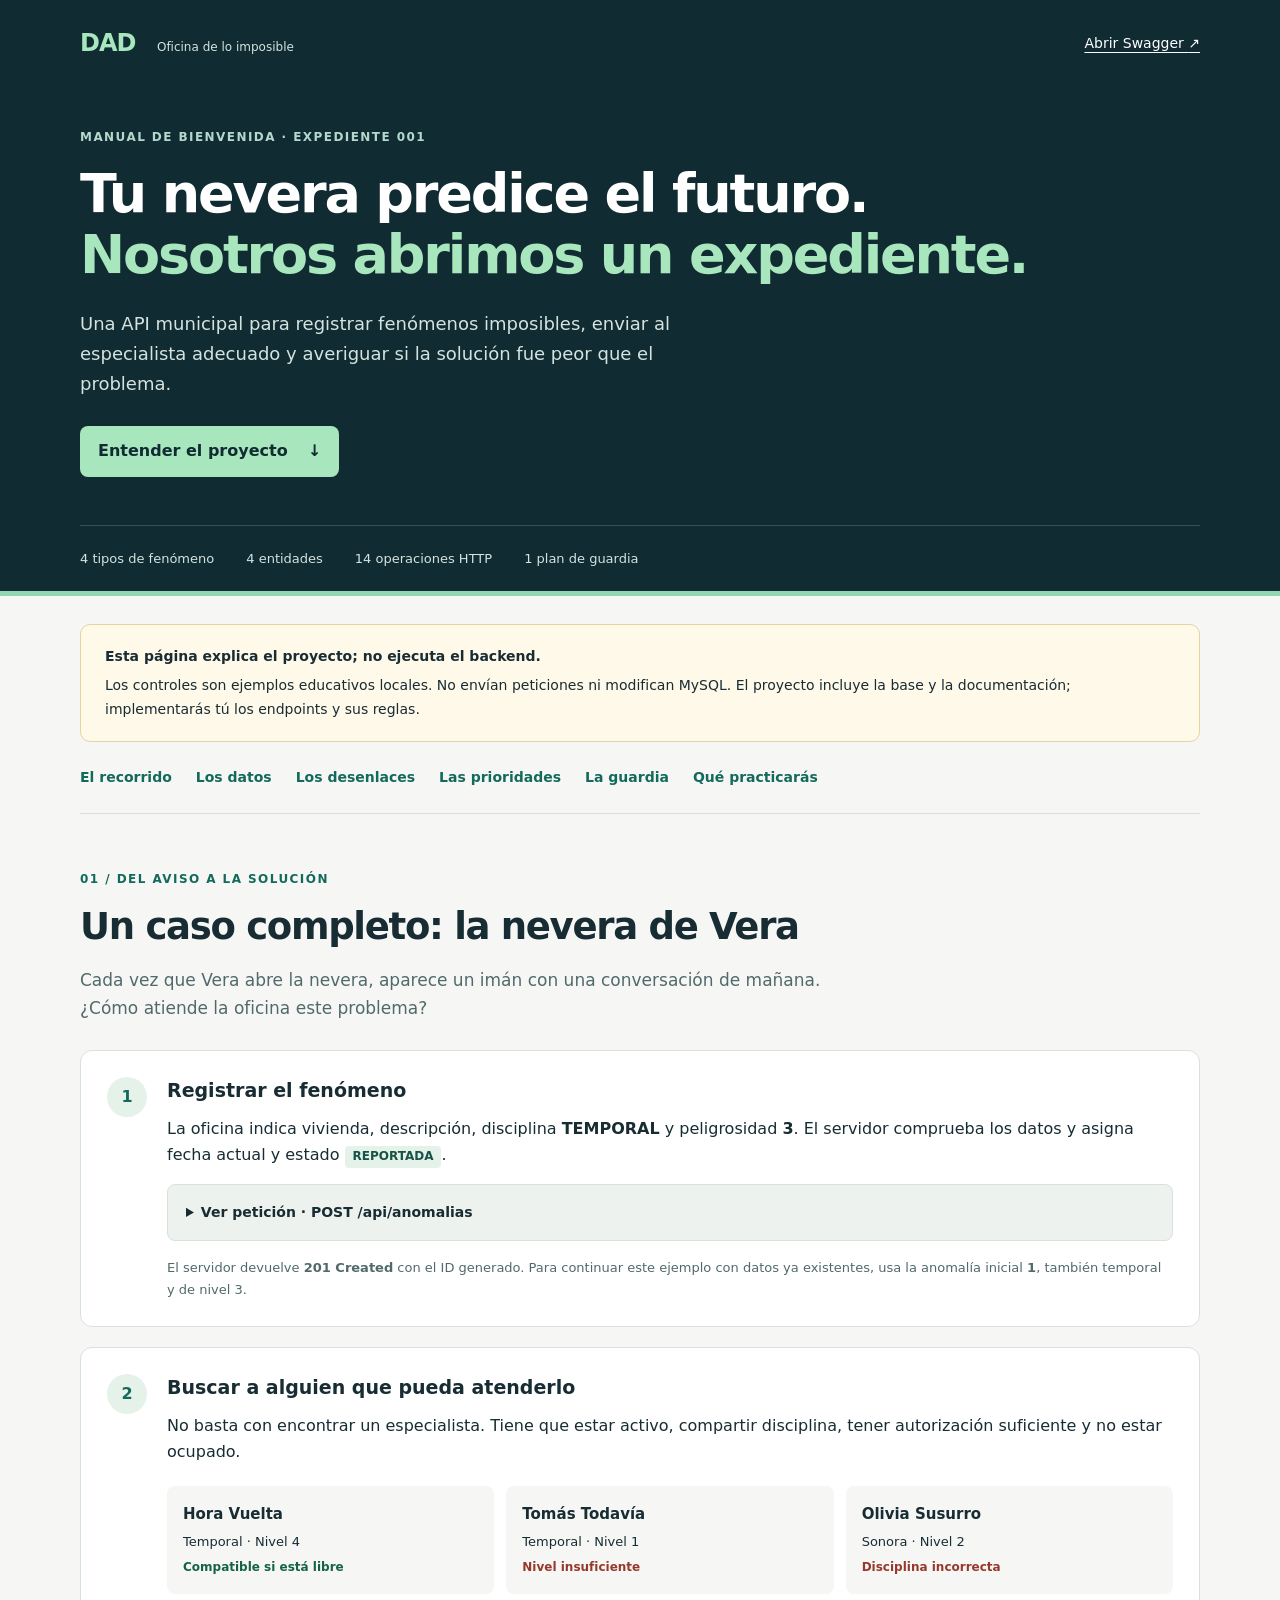
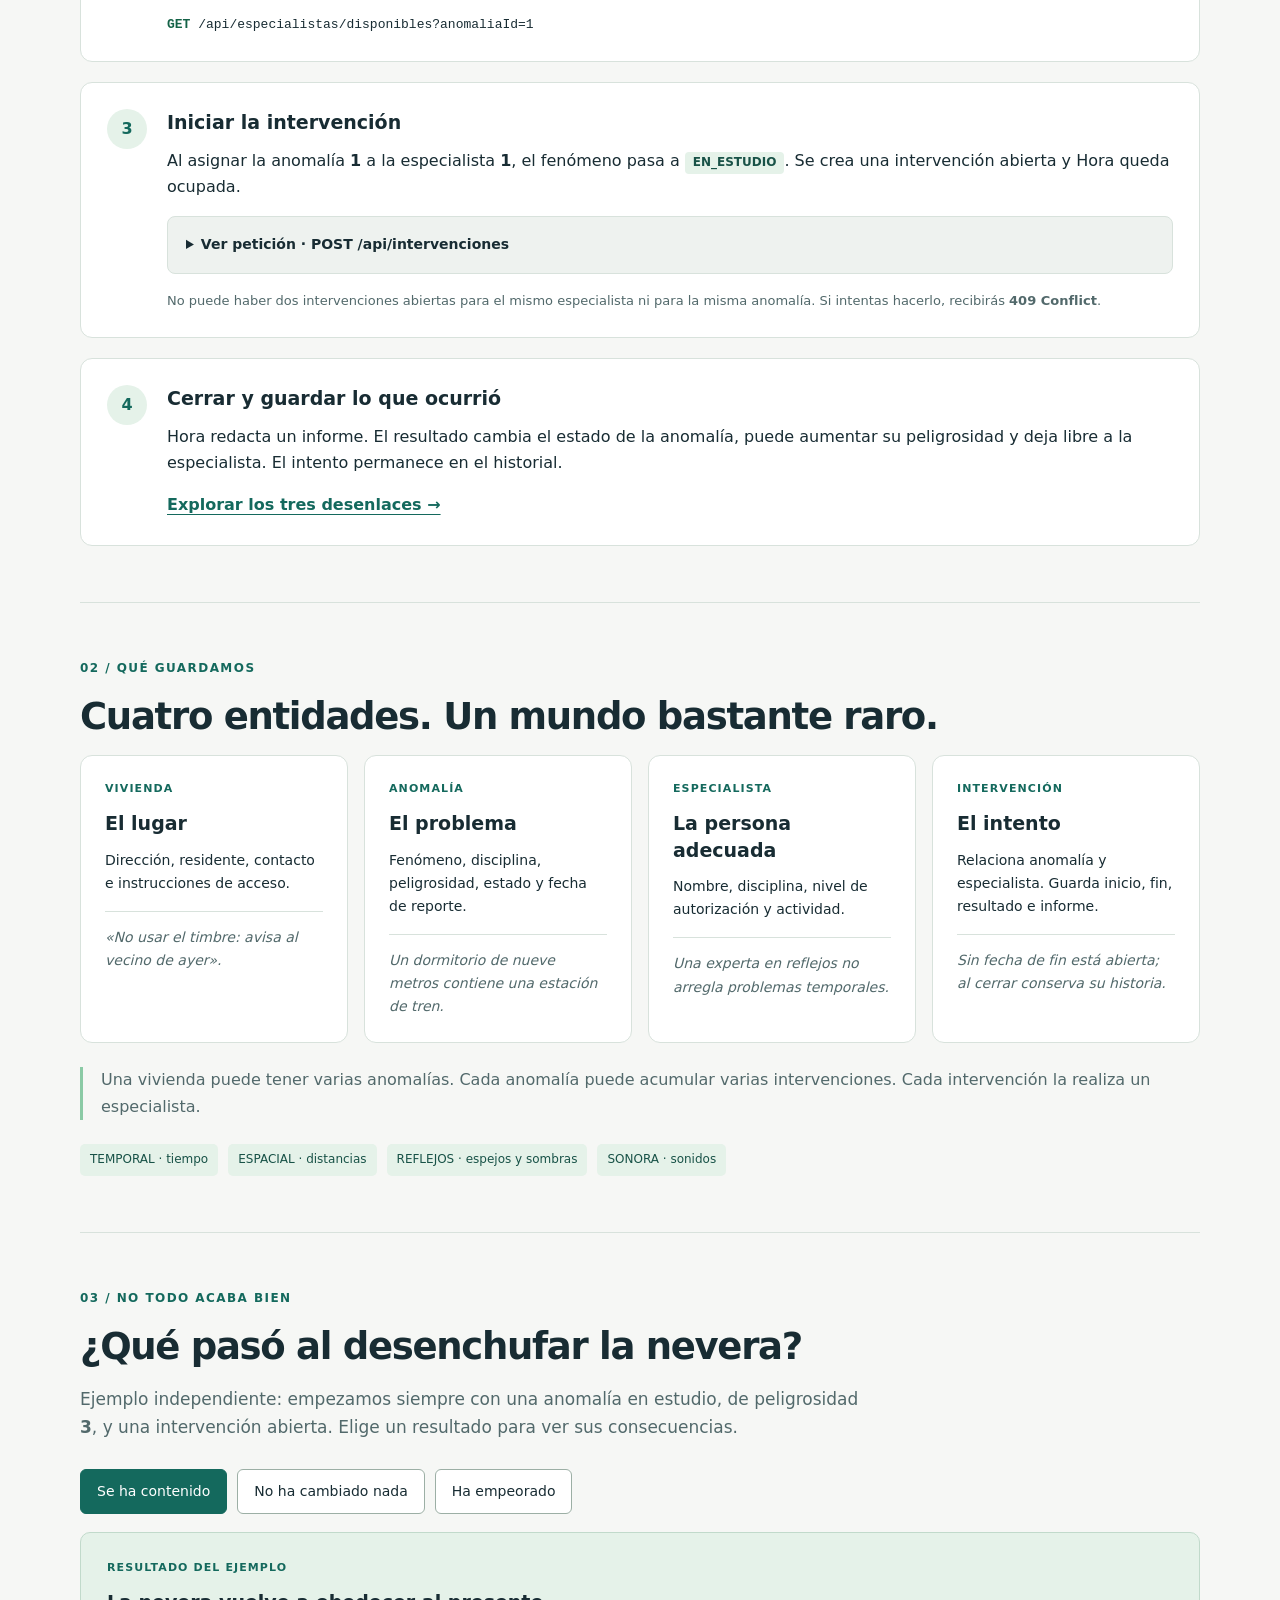
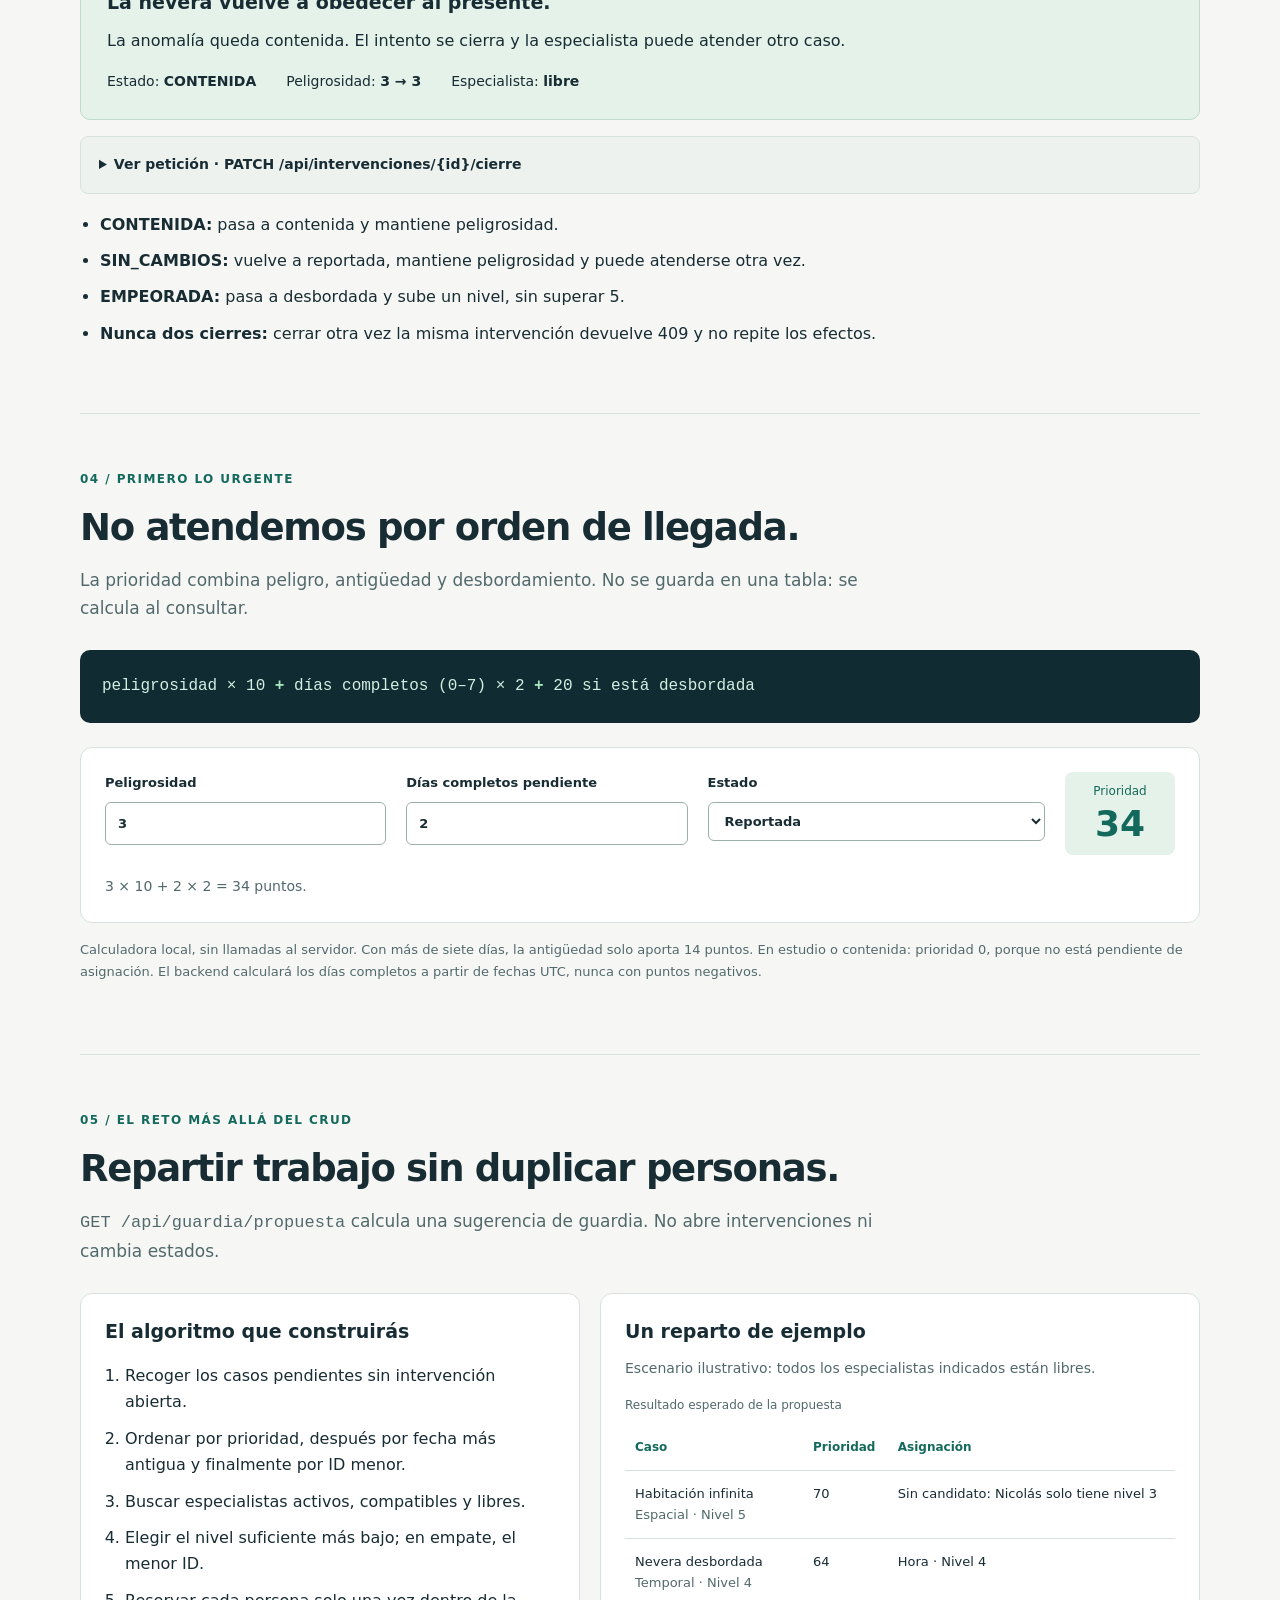
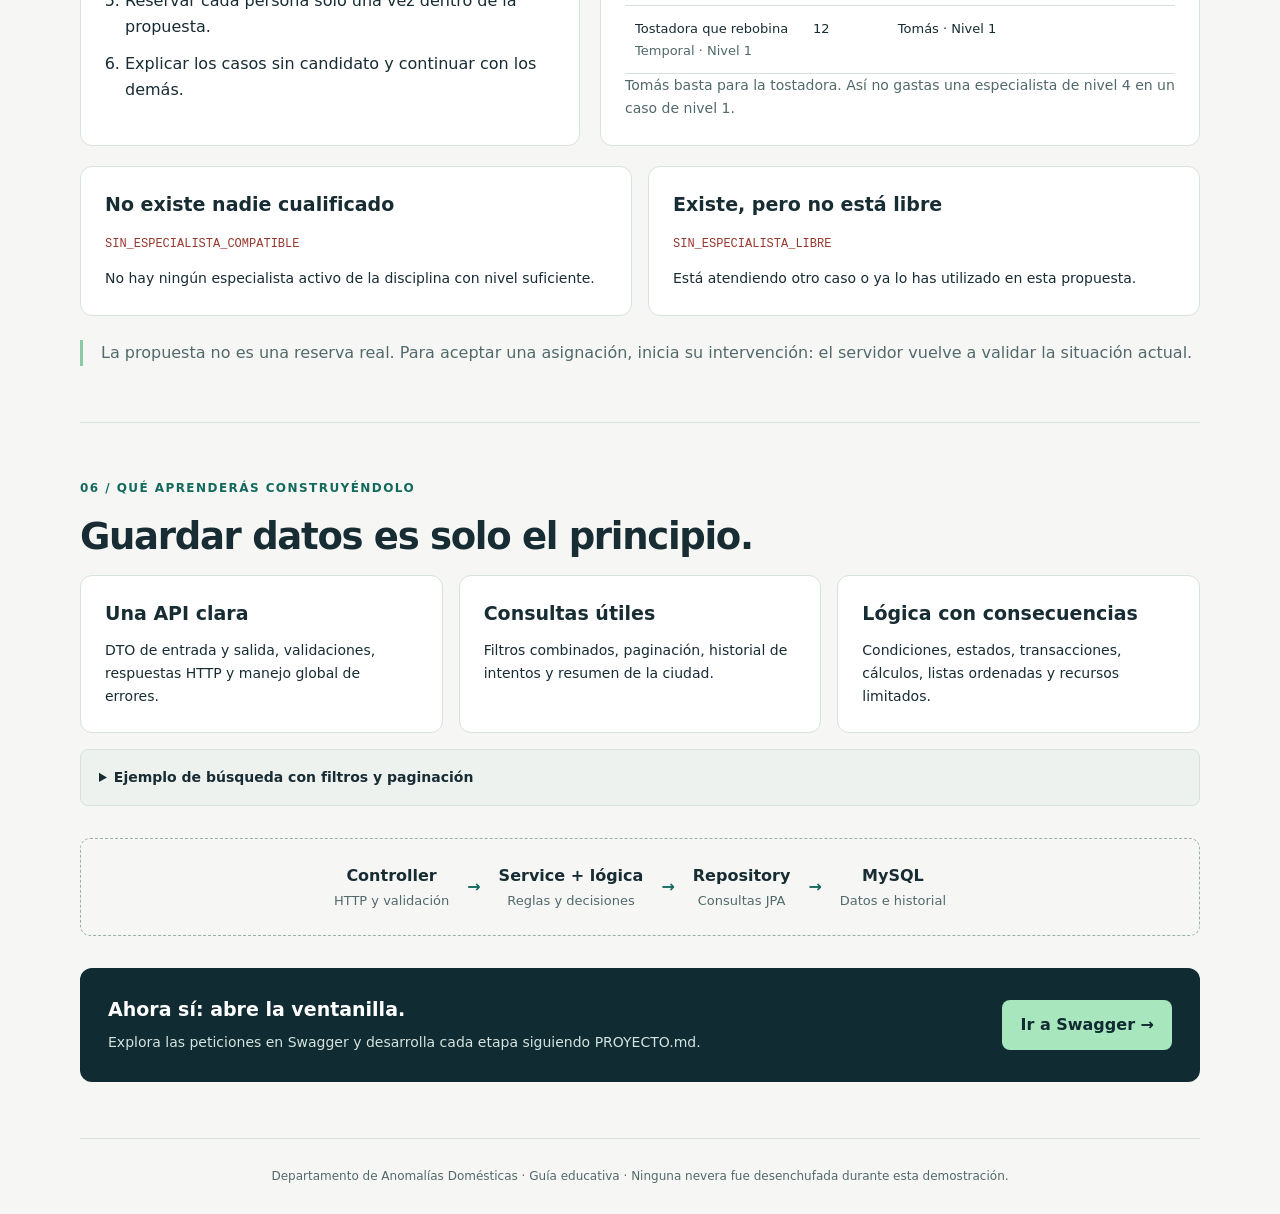
<file: src/main/resources/static/guia.html>
<!DOCTYPE html>
<html lang="es">
<head>
    <meta charset="UTF-8">
    <meta name="viewport" content="width=device-width, initial-scale=1.0">
    <meta name="description" content="Guía con casos prácticos del Departamento de Anomalías Domésticas: avisos, especialistas, intervenciones y prioridades.">
    <title>Anomalías Domésticas · Cómo funciona</title>
    <link rel="icon" href="favicon.svg" type="image/svg+xml">
    <link rel="stylesheet" href="css/guia.css">
    <script defer src="js/guia.js"></script>
</head>
<body>
    <header class="hero">
        <div class="container">
            <nav class="top-nav" aria-label="Navegación principal">
                <a class="brand" href="./">DAD <span>Oficina de lo imposible</span></a>
                <a class="nav-link" href="./">Abrir Swagger <span aria-hidden="true">↗</span></a>
            </nav>
            <p class="eyebrow">Manual de bienvenida · Expediente 001</p>
            <h1>Tu nevera predice el futuro.<br><span>Nosotros abrimos un expediente.</span></h1>
            <p class="hero-description">Una API municipal para registrar fenómenos imposibles, enviar al especialista adecuado y averiguar si la solución fue peor que el problema.</p>
            <a class="button" href="#recorrido">Entender el proyecto <span aria-hidden="true">↓</span></a>
            <div class="hero-facts" aria-label="Alcance del proyecto">
                <span>4 tipos de fenómeno</span><span>4 entidades</span><span>14 operaciones HTTP</span><span>1 plan de guardia</span>
            </div>
        </div>
    </header>

    <main class="container">
        <aside class="notice">
            <strong>Esta página explica el proyecto; no ejecuta el backend.</strong>
            <p>Los controles son ejemplos educativos locales. No envían peticiones ni modifican MySQL. El proyecto incluye la base y la documentación; implementarás tú los endpoints y sus reglas.</p>
        </aside>

        <nav class="section-nav" aria-label="Secciones de la guía">
            <a href="#recorrido">El recorrido</a><a href="#modelo">Los datos</a><a href="#cierre">Los desenlaces</a><a href="#prioridad">Las prioridades</a><a href="#guardia">La guardia</a><a href="#practica">Qué practicarás</a>
        </nav>

        <section id="recorrido" class="section" aria-labelledby="recorrido-title">
            <p class="eyebrow">01 / Del aviso a la solución</p>
            <h2 id="recorrido-title">Un caso completo: la nevera de Vera</h2>
            <p class="section-intro">Cada vez que Vera abre la nevera, aparece un imán con una conversación de mañana. ¿Cómo atiende la oficina este problema?</p>
            <div class="steps">
                <article class="step">
                    <span class="step-number" aria-hidden="true">1</span>
                    <div>
                        <h3>Registrar el fenómeno</h3>
                        <p>La oficina indica vivienda, descripción, disciplina <strong>TEMPORAL</strong> y peligrosidad <strong>3</strong>. El servidor comprueba los datos y asigna fecha actual y estado <span class="badge">REPORTADA</span>.</p>
                        <details class="request">
                            <summary>Ver petición · POST /api/anomalias</summary>
                            <pre><code id="example-create">{
  "viviendaId": 1,
  "titulo": "La nevera recuerda el futuro",
  "descripcion": "Cada apertura deja un mensaje sobre algo que ocurrirá mañana.",
  "disciplina": "TEMPORAL",
  "peligrosidad": 3
}</code></pre>
                            <button class="copy-button" type="button" data-copy="example-create" hidden>Copiar JSON</button>
                        </details>
                        <p class="small">El servidor devuelve <strong>201 Created</strong> con el ID generado. Para continuar este ejemplo con datos ya existentes, usa la anomalía inicial <strong>1</strong>, también temporal y de nivel 3.</p>
                    </div>
                </article>
                <article class="step">
                    <span class="step-number" aria-hidden="true">2</span>
                    <div>
                        <h3>Buscar a alguien que pueda atenderlo</h3>
                        <p>No basta con encontrar un especialista. Tiene que estar activo, compartir disciplina, tener autorización suficiente y no estar ocupado.</p>
                        <div class="candidates">
                            <div class="candidate"><strong>Hora Vuelta</strong><span>Temporal · Nivel 4</span><span class="verdict good">Compatible si está libre</span></div>
                            <div class="candidate"><strong>Tomás Todavía</strong><span>Temporal · Nivel 1</span><span class="verdict bad">Nivel insuficiente</span></div>
                            <div class="candidate"><strong>Olivia Susurro</strong><span>Sonora · Nivel 2</span><span class="verdict bad">Disciplina incorrecta</span></div>
                        </div>
                        <p class="endpoint"><span>GET</span> /api/especialistas/disponibles?anomaliaId=1</p>
                    </div>
                </article>
                <article class="step">
                    <span class="step-number" aria-hidden="true">3</span>
                    <div>
                        <h3>Iniciar la intervención</h3>
                        <p>Al asignar la anomalía <strong>1</strong> a la especialista <strong>1</strong>, el fenómeno pasa a <span class="badge">EN_ESTUDIO</span>. Se crea una intervención abierta y Hora queda ocupada.</p>
                        <details class="request">
                            <summary>Ver petición · POST /api/intervenciones</summary>
                            <pre><code id="example-start">{
  "anomaliaId": 1,
  "especialistaId": 1
}</code></pre>
                            <button class="copy-button" type="button" data-copy="example-start" hidden>Copiar JSON</button>
                        </details>
                        <p class="small">No puede haber dos intervenciones abiertas para el mismo especialista ni para la misma anomalía. Si intentas hacerlo, recibirás <strong>409 Conflict</strong>.</p>
                    </div>
                </article>
                <article class="step">
                    <span class="step-number" aria-hidden="true">4</span>
                    <div>
                        <h3>Cerrar y guardar lo que ocurrió</h3>
                        <p>Hora redacta un informe. El resultado cambia el estado de la anomalía, puede aumentar su peligrosidad y deja libre a la especialista. El intento permanece en el historial.</p>
                        <a class="text-link" href="#cierre">Explorar los tres desenlaces →</a>
                    </div>
                </article>
            </div>
        </section>

        <section id="modelo" class="section" aria-labelledby="modelo-title">
            <p class="eyebrow">02 / Qué guardamos</p>
            <h2 id="modelo-title">Cuatro entidades. Un mundo bastante raro.</h2>
            <div class="cards model-cards">
                <article class="card"><span class="card-label">VIVIENDA</span><h3>El lugar</h3><p>Dirección, residente, contacto e instrucciones de acceso.</p><p class="example">«No usar el timbre: avisa al vecino de ayer».</p></article>
                <article class="card"><span class="card-label">ANOMALÍA</span><h3>El problema</h3><p>Fenómeno, disciplina, peligrosidad, estado y fecha de reporte.</p><p class="example">Un dormitorio de nueve metros contiene una estación de tren.</p></article>
                <article class="card"><span class="card-label">ESPECIALISTA</span><h3>La persona adecuada</h3><p>Nombre, disciplina, nivel de autorización y actividad.</p><p class="example">Una experta en reflejos no arregla problemas temporales.</p></article>
                <article class="card"><span class="card-label">INTERVENCIÓN</span><h3>El intento</h3><p>Relaciona anomalía y especialista. Guarda inicio, fin, resultado e informe.</p><p class="example">Sin fecha de fin está abierta; al cerrar conserva su historia.</p></article>
            </div>
            <p class="relationship">Una vivienda puede tener varias anomalías. Cada anomalía puede acumular varias intervenciones. Cada intervención la realiza un especialista.</p>
            <div class="disciplines"><span>TEMPORAL · tiempo</span><span>ESPACIAL · distancias</span><span>REFLEJOS · espejos y sombras</span><span>SONORA · sonidos</span></div>
        </section>

        <section id="cierre" class="section" aria-labelledby="cierre-title">
            <p class="eyebrow">03 / No todo acaba bien</p>
            <h2 id="cierre-title">¿Qué pasó al desenchufar la nevera?</h2>
            <p class="section-intro">Ejemplo independiente: empezamos siempre con una anomalía en estudio, de peligrosidad <strong>3</strong>, y una intervención abierta. Elige un resultado para ver sus consecuencias.</p>
            <div class="outcome-controls" role="group" aria-label="Resultado del ejemplo de cierre">
                <button type="button" data-outcome="CONTENIDA" aria-pressed="true" disabled>Se ha contenido</button>
                <button type="button" data-outcome="SIN_CAMBIOS" aria-pressed="false" disabled>No ha cambiado nada</button>
                <button type="button" data-outcome="EMPEORADA" aria-pressed="false" disabled>Ha empeorado</button>
            </div>
            <noscript><p class="small">Activa JavaScript para cambiar el ejemplo. Los tres resultados se explican debajo.</p></noscript>
            <div class="outcome-panel" aria-live="polite" aria-atomic="true">
                <p class="card-label">RESULTADO DEL EJEMPLO</p>
                <h3 id="outcome-title">La nevera vuelve a obedecer al presente.</h3>
                <p id="outcome-description">La anomalía queda contenida. El intento se cierra y la especialista puede atender otro caso.</p>
                <div class="outcome-facts"><span>Estado: <strong id="outcome-state">CONTENIDA</strong></span><span>Peligrosidad: <strong id="outcome-danger">3 → 3</strong></span><span>Especialista: <strong>libre</strong></span></div>
            </div>
            <details class="request">
                <summary>Ver petición · PATCH /api/intervenciones/{id}/cierre</summary>
                <pre><code id="example-close">{
  "resultado": "CONTENIDA",
  "informe": "Se aisló la nevera del próximo jueves. Ya solo conserva comida."
}</code></pre>
                <button class="copy-button" type="button" data-copy="example-close" hidden>Copiar JSON</button>
                <p class="small">Sustituye {id} por el ID que devolvió el inicio de la intervención.</p>
            </details>
            <ul class="rule-list"><li><strong>CONTENIDA:</strong> pasa a contenida y mantiene peligrosidad.</li><li><strong>SIN_CAMBIOS:</strong> vuelve a reportada, mantiene peligrosidad y puede atenderse otra vez.</li><li><strong>EMPEORADA:</strong> pasa a desbordada y sube un nivel, sin superar 5.</li><li><strong>Nunca dos cierres:</strong> cerrar otra vez la misma intervención devuelve 409 y no repite los efectos.</li></ul>
        </section>

        <section id="prioridad" class="section" aria-labelledby="prioridad-title">
            <p class="eyebrow">04 / Primero lo urgente</p>
            <h2 id="prioridad-title">No atendemos por orden de llegada.</h2>
            <p class="section-intro">La prioridad combina peligro, antigüedad y desbordamiento. No se guarda en una tabla: se calcula al consultar.</p>
            <div class="formula">peligrosidad × 10 <span>+</span> días completos (0–7) × 2 <span>+</span> 20 si está desbordada</div>
            <form id="priority-form" class="calculator" aria-label="Ejemplo educativo de prioridad">
                <label>Peligrosidad<input id="priority-danger" name="peligrosidad" type="number" min="1" max="5" step="1" value="3" required></label>
                <label>Días completos pendiente<input id="priority-days" name="dias" type="number" min="0" max="36500" step="1" value="2" required></label>
                <label>Estado<select id="priority-state" name="estado"><option value="REPORTADA">Reportada</option><option value="DESBORDADA">Desbordada</option><option value="EN_ESTUDIO">En estudio</option><option value="CONTENIDA">Contenida</option></select></label>
                <div class="score"><span>Prioridad</span><output id="priority-score" for="priority-danger priority-days priority-state" aria-live="polite">34</output></div>
                <p id="priority-explanation" class="calculation-detail" aria-live="polite">3 × 10 + 2 × 2 = 34 puntos.</p>
            </form>
            <p class="small">Calculadora local, sin llamadas al servidor. Con más de siete días, la antigüedad solo aporta 14 puntos. En estudio o contenida: prioridad 0, porque no está pendiente de asignación. El backend calculará los días completos a partir de fechas UTC, nunca con puntos negativos.</p>
        </section>

        <section id="guardia" class="section" aria-labelledby="guardia-title">
            <p class="eyebrow">05 / El reto más allá del CRUD</p>
            <h2 id="guardia-title">Repartir trabajo sin duplicar personas.</h2>
            <p class="section-intro"><code>GET /api/guardia/propuesta</code> calcula una sugerencia de guardia. No abre intervenciones ni cambia estados.</p>
            <div class="guard-grid">
                <article class="card"><h3>El algoritmo que construirás</h3><ol class="rule-list"><li>Recoger los casos pendientes sin intervención abierta.</li><li>Ordenar por prioridad, después por fecha más antigua y finalmente por ID menor.</li><li>Buscar especialistas activos, compatibles y libres.</li><li>Elegir el nivel suficiente más bajo; en empate, el menor ID.</li><li>Reservar cada persona solo una vez dentro de la propuesta.</li><li>Explicar los casos sin candidato y continuar con los demás.</li></ol></article>
                <article class="card"><h3>Un reparto de ejemplo</h3><p class="small">Escenario ilustrativo: todos los especialistas indicados están libres.</p><div class="table-scroll"><table><caption>Resultado esperado de la propuesta</caption><thead><tr><th scope="col">Caso</th><th scope="col">Prioridad</th><th scope="col">Asignación</th></tr></thead><tbody><tr><td>Habitación infinita<br><small>Espacial · Nivel 5</small></td><td>70</td><td>Sin candidato: Nicolás solo tiene nivel 3</td></tr><tr><td>Nevera desbordada<br><small>Temporal · Nivel 4</small></td><td>64</td><td>Hora · Nivel 4</td></tr><tr><td>Tostadora que rebobina<br><small>Temporal · Nivel 1</small></td><td>12</td><td>Tomás · Nivel 1</td></tr></tbody></table></div><p class="small">Tomás basta para la tostadora. Así no gastas una especialista de nivel 4 en un caso de nivel 1.</p></article>
            </div>
            <div class="cards reason-cards"><article class="card"><h3>No existe nadie cualificado</h3><code>SIN_ESPECIALISTA_COMPATIBLE</code><p>No hay ningún especialista activo de la disciplina con nivel suficiente.</p></article><article class="card"><h3>Existe, pero no está libre</h3><code>SIN_ESPECIALISTA_LIBRE</code><p>Está atendiendo otro caso o ya lo has utilizado en esta propuesta.</p></article></div>
            <p class="relationship">La propuesta no es una reserva real. Para aceptar una asignación, inicia su intervención: el servidor vuelve a validar la situación actual.</p>
        </section>

        <section id="practica" class="section" aria-labelledby="practica-title">
            <p class="eyebrow">06 / Qué aprenderás construyéndolo</p>
            <h2 id="practica-title">Guardar datos es solo el principio.</h2>
            <div class="cards learning-cards"><article class="card"><h3>Una API clara</h3><p>DTO de entrada y salida, validaciones, respuestas HTTP y manejo global de errores.</p></article><article class="card"><h3>Consultas útiles</h3><p>Filtros combinados, paginación, historial de intentos y resumen de la ciudad.</p></article><article class="card"><h3>Lógica con consecuencias</h3><p>Condiciones, estados, transacciones, cálculos, listas ordenadas y recursos limitados.</p></article></div>
            <details class="request"><summary>Ejemplo de búsqueda con filtros y paginación</summary><pre><code id="example-filter">GET /api/anomalias?estado=DESBORDADA&amp;peligrosidadMinima=3&amp;page=0&amp;size=5</code></pre><p>Primera página de hasta cinco anomalías desbordadas con peligrosidad de tres o más. Los filtros se combinan con AND; se ordena por fecha de reporte descendente, no por prioridad.</p><button class="copy-button" type="button" data-copy="example-filter" hidden>Copiar petición</button></details>
            <div class="architecture" aria-label="Arquitectura por capas"><span>Controller<small>HTTP y validación</small></span><b aria-hidden="true">→</b><span>Service + lógica<small>Reglas y decisiones</small></span><b aria-hidden="true">→</b><span>Repository<small>Consultas JPA</small></span><b aria-hidden="true">→</b><span>MySQL<small>Datos e historial</small></span></div>
            <div class="next-step"><div><h3>Ahora sí: abre la ventanilla.</h3><p>Explora las peticiones en Swagger y desarrolla cada etapa siguiendo PROYECTO.md.</p></div><a class="button" href="./">Ir a Swagger →</a></div>
        </section>
        <p id="copy-status" class="copy-status" role="status" aria-live="polite"></p>
    </main>
    <footer>Departamento de Anomalías Domésticas · Guía educativa · Ninguna nevera fue desenchufada durante esta demostración.</footer>
</body>
</html>
</file>
<file: src/main/resources/static/css/guia.css>
:root {
    color-scheme: light;
    --ink: #182c33;
    --muted: #52696b;
    --teal: #14695d;
    --border: #d8e2dc;
    --paper: #f6f7f5;
}

* { box-sizing: border-box; }
html { scroll-behavior: smooth; scroll-padding-top: 24px; }
body { margin: 0; background: var(--paper); color: var(--ink); font-family: system-ui, -apple-system, "Segoe UI", sans-serif; line-height: 1.65; }
[hidden] { display: none !important; }
.container { width: min(1120px, calc(100% - 48px)); margin: 0 auto; }
a { color: var(--teal); text-underline-offset: 4px; }
button, input, select { font: inherit; }
button, a, summary { -webkit-tap-highlight-color: transparent; }
a:focus-visible, button:focus-visible, summary:focus-visible, input:focus-visible, select:focus-visible { outline: 3px solid #bd8214; outline-offset: 4px; }
h1, h2, h3, p { margin-top: 0; }
h2 { margin-bottom: 16px; font-size: clamp(27px, 3vw, 37px); line-height: 1.2; letter-spacing: -0.035em; }
h3 { margin-bottom: 12px; font-size: 19px; line-height: 1.4; }
p { margin-bottom: 16px; }
.hero { background: #102b31; color: #fff; padding: 24px 0 0; border-bottom: 5px solid #93d6b2; }
.top-nav { display: flex; justify-content: space-between; align-items: center; gap: 20px; margin-bottom: 64px; }
.brand { color: #a8e6bd; font-size: 24px; font-weight: 800; text-decoration: none; letter-spacing: -0.04em; }
.brand span { margin-left: 14px; color: #d4e3df; font-size: 12px; letter-spacing: 0; font-weight: 500; }
.nav-link { color: #fff; font-size: 14px; white-space: nowrap; }
.eyebrow { color: var(--teal); font-size: 12px; font-weight: 800; letter-spacing: 0.12em; text-transform: uppercase; margin-bottom: 16px; }
.hero .eyebrow { color: #b3d8cc; }
h1 { max-width: 950px; margin-bottom: 24px; font-size: clamp(35px, 4.5vw, 54px); line-height: 1.13; letter-spacing: -0.04em; }
h1 span { color: #a8e6bd; }
.hero-description { max-width: 650px; color: #d4e3df; font-size: 18px; margin-bottom: 28px; }
.button { display: inline-flex; align-items: center; gap: 20px; background: #a8e6bd; color: #102b31; padding: 12px 18px; border-radius: 8px; text-decoration: none; font-weight: 750; }
.button:hover { background: #c6f3d5; }
.hero-facts { display: flex; flex-wrap: wrap; gap: 12px 32px; margin-top: 48px; padding: 22px 0; border-top: 1px solid #355056; color: #d4e3df; font-size: 13px; }
.notice { margin-top: 28px; padding: 20px 24px; border: 1px solid #e4d4a3; border-radius: 10px; background: #fff9e9; font-size: 14px; }
.notice p { margin: 6px 0 0; }
.section-nav { display: flex; flex-wrap: wrap; gap: 12px 24px; padding: 24px 0; border-bottom: 1px solid var(--border); font-size: 14px; }
.section-nav a { text-decoration: none; font-weight: 650; }
.section-nav a:hover { text-decoration: underline; }
.section { padding: 56px 0; border-bottom: 1px solid var(--border); }
.section-intro { max-width: 800px; color: var(--muted); margin-bottom: 28px; font-size: 17px; }
.steps { display: grid; gap: 20px; }
.step { display: grid; grid-template-columns: 40px minmax(0, 1fr); gap: 20px; background: #fff; padding: 26px; border: 1px solid var(--border); border-radius: 12px; }
.step-number { display: grid; place-items: center; background: #e5f2e9; color: var(--teal); width: 40px; height: 40px; border-radius: 50%; font-weight: 800; }
.step p:last-child { margin-bottom: 0; }
.badge { display: inline-block; padding: 1px 8px; border-radius: 4px; background: #e5f2e9; color: #185247; font-size: 12px; font-weight: 700; }
.request { margin: 16px 0; background: #eef2ef; padding: 16px 18px; border: 1px solid var(--border); border-radius: 8px; }
.request summary { cursor: pointer; font-weight: 650; font-size: 14px; overflow-wrap: anywhere; }
.request p { margin: 12px 0 0; }
pre { overflow-x: auto; margin: 16px 0; padding: 18px; border-radius: 8px; background: #102b31; color: #d4eee2; font-size: 13px; line-height: 1.75; }
code { font-family: Consolas, "Liberation Mono", monospace; overflow-wrap: anywhere; }
pre code { overflow-wrap: normal; }
.copy-button { padding: 6px 12px; border: 1px solid #9cafa5; background: #fff; color: var(--teal); border-radius: 5px; cursor: pointer; font-size: 13px; font-weight: 650; }
.copy-button:hover { background: #e5f2e9; }
.small, small { color: var(--muted); font-size: 13px; }
.candidates { display: grid; grid-template-columns: repeat(3, minmax(0, 1fr)); gap: 12px; margin: 20px 0; }
.candidate { display: flex; flex-direction: column; gap: 5px; padding: 16px; background: var(--paper); border-radius: 8px; font-size: 13px; }
.candidate strong { font-size: 15px; }
.verdict { font-size: 12px; font-weight: 700; }
.good { color: #146247; }
.bad { color: #97382d; }
.endpoint { font-family: Consolas, monospace; font-size: 13px; overflow-wrap: anywhere; }
.endpoint span { color: #146247; font-weight: 800; }
.text-link { font-weight: 650; }
.cards { display: grid; gap: 16px; }
.model-cards { grid-template-columns: repeat(4, minmax(0, 1fr)); }
.card { padding: 24px; background: #fff; border: 1px solid var(--border); border-radius: 12px; min-width: 0; }
.card p { font-size: 14px; }
.card p:last-child { margin-bottom: 0; }
.card-label { display: block; color: var(--teal); font-size: 11px; font-weight: 800; letter-spacing: 0.1em; margin-bottom: 12px; }
.example { padding-top: 14px; border-top: 1px solid var(--border); color: var(--muted); font-style: italic; }
.relationship { margin: 24px 0 0; padding-left: 18px; border-left: 3px solid #8bcaa5; color: var(--muted); }
.disciplines { display: flex; flex-wrap: wrap; gap: 10px; margin-top: 24px; }
.disciplines span { padding: 6px 10px; background: #e5f2e9; border-radius: 5px; color: #185247; font-size: 12px; }
.outcome-controls { display: flex; flex-wrap: wrap; gap: 10px; margin-bottom: 18px; }
.outcome-controls button { border: 1px solid #9cafa5; border-radius: 6px; padding: 10px 16px; background: #fff; color: var(--ink); cursor: pointer; font-size: 14px; }
.outcome-controls button[aria-pressed="true"] { color: #fff; background: var(--teal); border-color: var(--teal); }
.outcome-controls button:disabled { cursor: default; }
.outcome-panel { padding: 26px; border-radius: 10px; background: #e5f2e9; border: 1px solid #c1dacb; }
.outcome-facts { display: flex; flex-wrap: wrap; gap: 14px 30px; font-size: 14px; }
.rule-list { margin: 18px 0 0; padding-left: 20px; }
.rule-list li { margin-bottom: 10px; }
.formula { margin-bottom: 24px; padding: 22px; background: #102b31; color: #d4eee2; border-radius: 10px; font-family: Consolas, monospace; line-height: 1.8; }
.formula span { color: #a8e6bd; font-weight: 800; }
.calculator { display: grid; grid-template-columns: 1fr 1fr 1.2fr 110px; align-items: start; gap: 20px; padding: 24px; margin-bottom: 16px; background: #fff; border: 1px solid var(--border); border-radius: 12px; }
.calculator label { display: grid; gap: 8px; font-weight: 650; font-size: 13px; }
input, select { width: 100%; min-width: 0; padding: 10px 12px; border: 1px solid #9cafa5; border-radius: 6px; background: #fff; color: var(--ink); }
input:invalid { border-color: #97382d; }
.score { display: flex; flex-direction: column; align-items: center; padding: 10px; background: #e5f2e9; border-radius: 8px; color: var(--teal); }
.score span { font-size: 12px; }
.score output { font-size: 36px; font-weight: 800; line-height: 1.2; }
.calculation-detail { grid-column: 1 / -1; margin: 0; color: var(--muted); font-size: 14px; }
.guard-grid { display: grid; grid-template-columns: 1fr 1.2fr; gap: 20px; }
.table-scroll { overflow-x: auto; }
table { width: 100%; border-collapse: collapse; text-align: left; font-size: 13px; }
caption { text-align: left; margin-bottom: 10px; color: var(--muted); font-size: 12px; }
th, td { padding: 12px 10px; border-bottom: 1px solid var(--border); vertical-align: top; }
th { color: var(--teal); font-size: 12px; }
.reason-cards { grid-template-columns: repeat(2, minmax(0, 1fr)); margin-top: 20px; }
.reason-cards code { font-size: 12px; color: #97382d; }
.reason-cards p { margin-top: 12px; }
.learning-cards { grid-template-columns: repeat(3, minmax(0, 1fr)); }
.architecture { display: flex; flex-wrap: wrap; justify-content: center; align-items: center; gap: 18px; margin: 32px 0; padding: 24px; border: 1px dashed #9cafa5; border-radius: 10px; }
.architecture span { text-align: center; font-weight: 700; }
.architecture small { display: block; font-weight: 400; }
.architecture b { color: var(--teal); }
.next-step { display: flex; justify-content: space-between; align-items: center; gap: 24px; padding: 28px; background: #102b31; color: #fff; border-radius: 12px; }
.next-step h3 { margin-bottom: 8px; }
.next-step p { margin: 0; color: #d4e3df; font-size: 14px; }
.next-step .button { white-space: nowrap; }
.copy-status { position: fixed; bottom: 20px; left: 50%; transform: translateX(-50%); width: max-content; max-width: calc(100% - 32px); margin: 0; padding: 12px 18px; border-radius: 8px; color: #fff; background: #102b31; box-shadow: 0 4px 18px #0002; font-size: 13px; z-index: 2; }
.copy-status:empty { display: none; }
footer { padding: 28px 24px; color: var(--muted); text-align: center; font-size: 12px; }

@media (max-width: 900px) {
    .model-cards { grid-template-columns: repeat(2, minmax(0, 1fr)); }
    .guard-grid { grid-template-columns: 1fr; }
    .calculator { grid-template-columns: 1fr 1fr; }
    .learning-cards { grid-template-columns: 1fr; }
}

@media (max-width: 600px) {
    .container { width: calc(100% - 32px); }
    .top-nav { margin-bottom: 40px; }
    .brand span { display: none; }
    .hero-description { font-size: 16px; }
    .hero-facts { gap: 12px 18px; }
    .notice { padding: 16px; }
    .section { padding: 36px 0; }
    .step { grid-template-columns: 1fr; padding: 20px; gap: 12px; }
    .candidates, .model-cards, .reason-cards, .calculator { grid-template-columns: 1fr; }
    .card { padding: 20px; }
    .outcome-controls button { width: 100%; text-align: left; }
    .outcome-panel { padding: 20px; }
    .next-step { flex-direction: column; align-items: flex-start; padding: 22px; }
    .architecture { gap: 12px; padding: 18px 12px; }
    .architecture span { font-size: 13px; }
}

@media (prefers-reduced-motion: reduce) {
    html { scroll-behavior: auto; }
}
</file>
